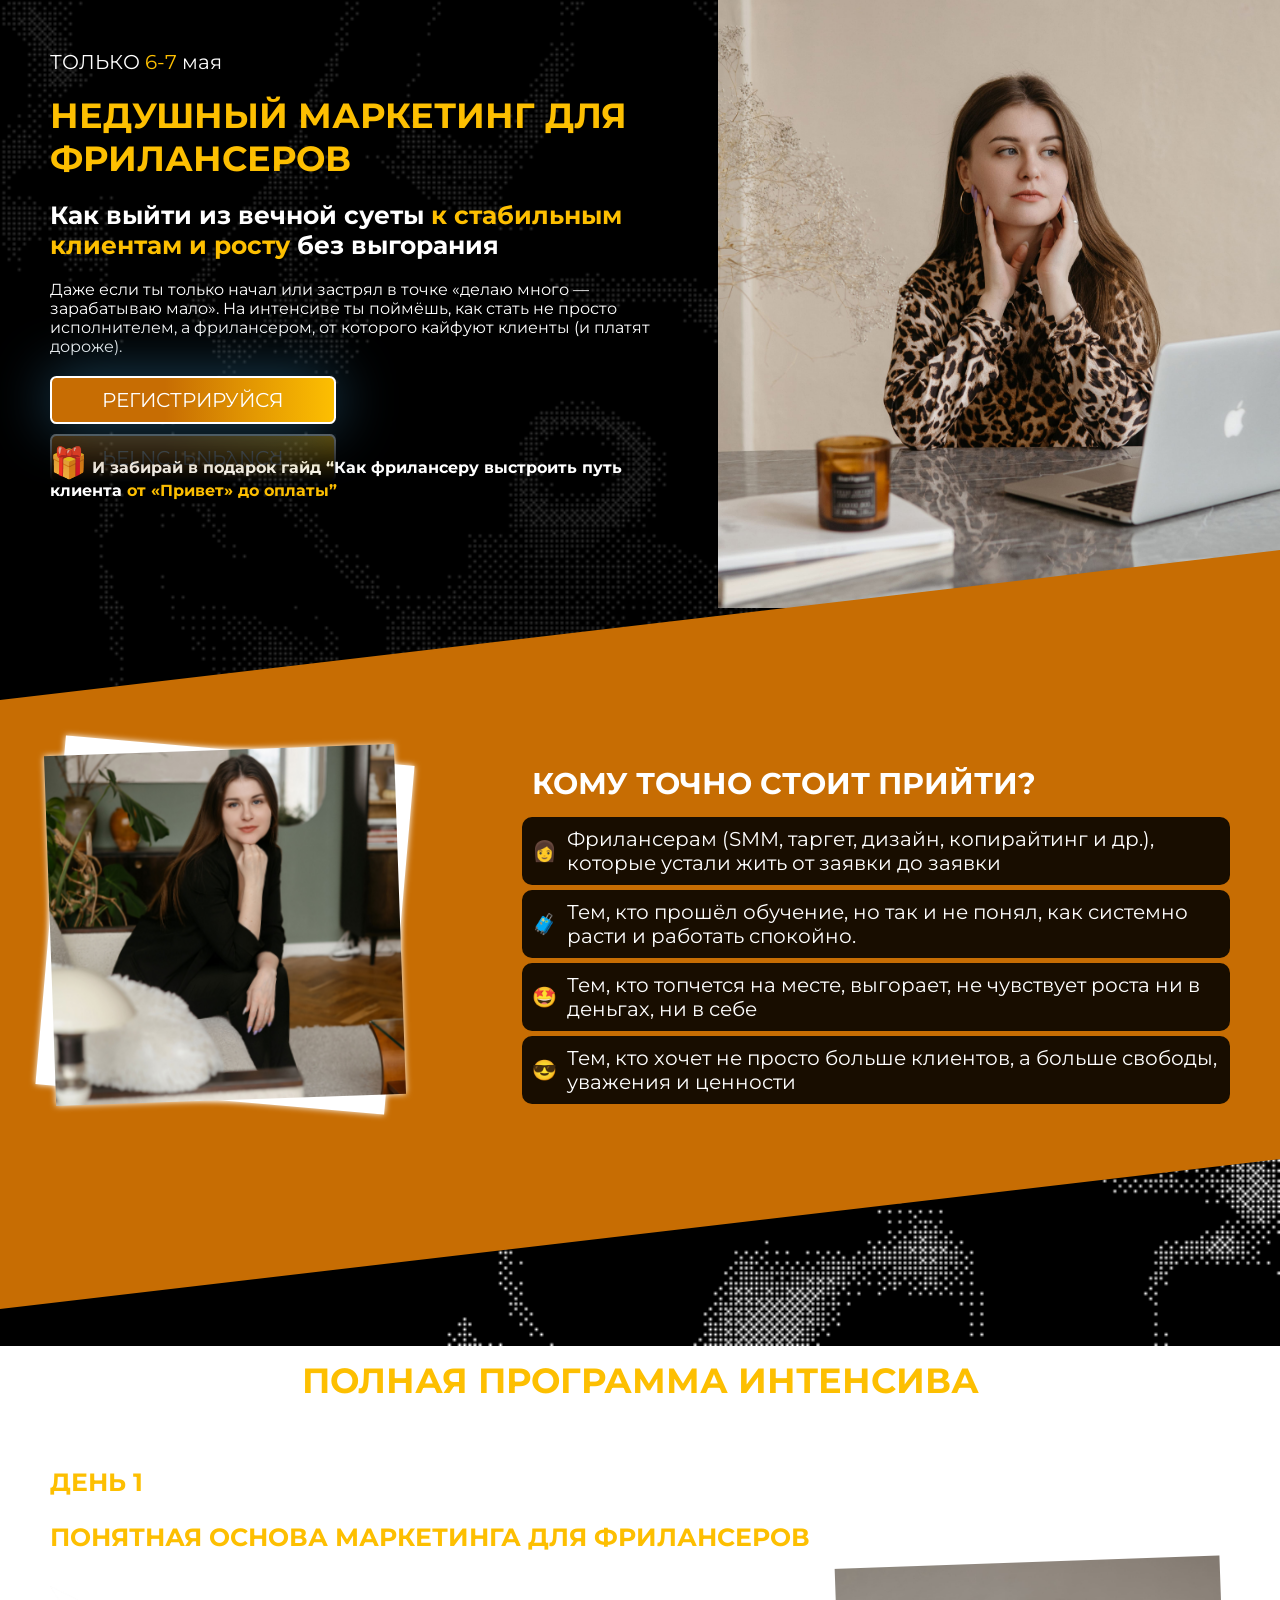
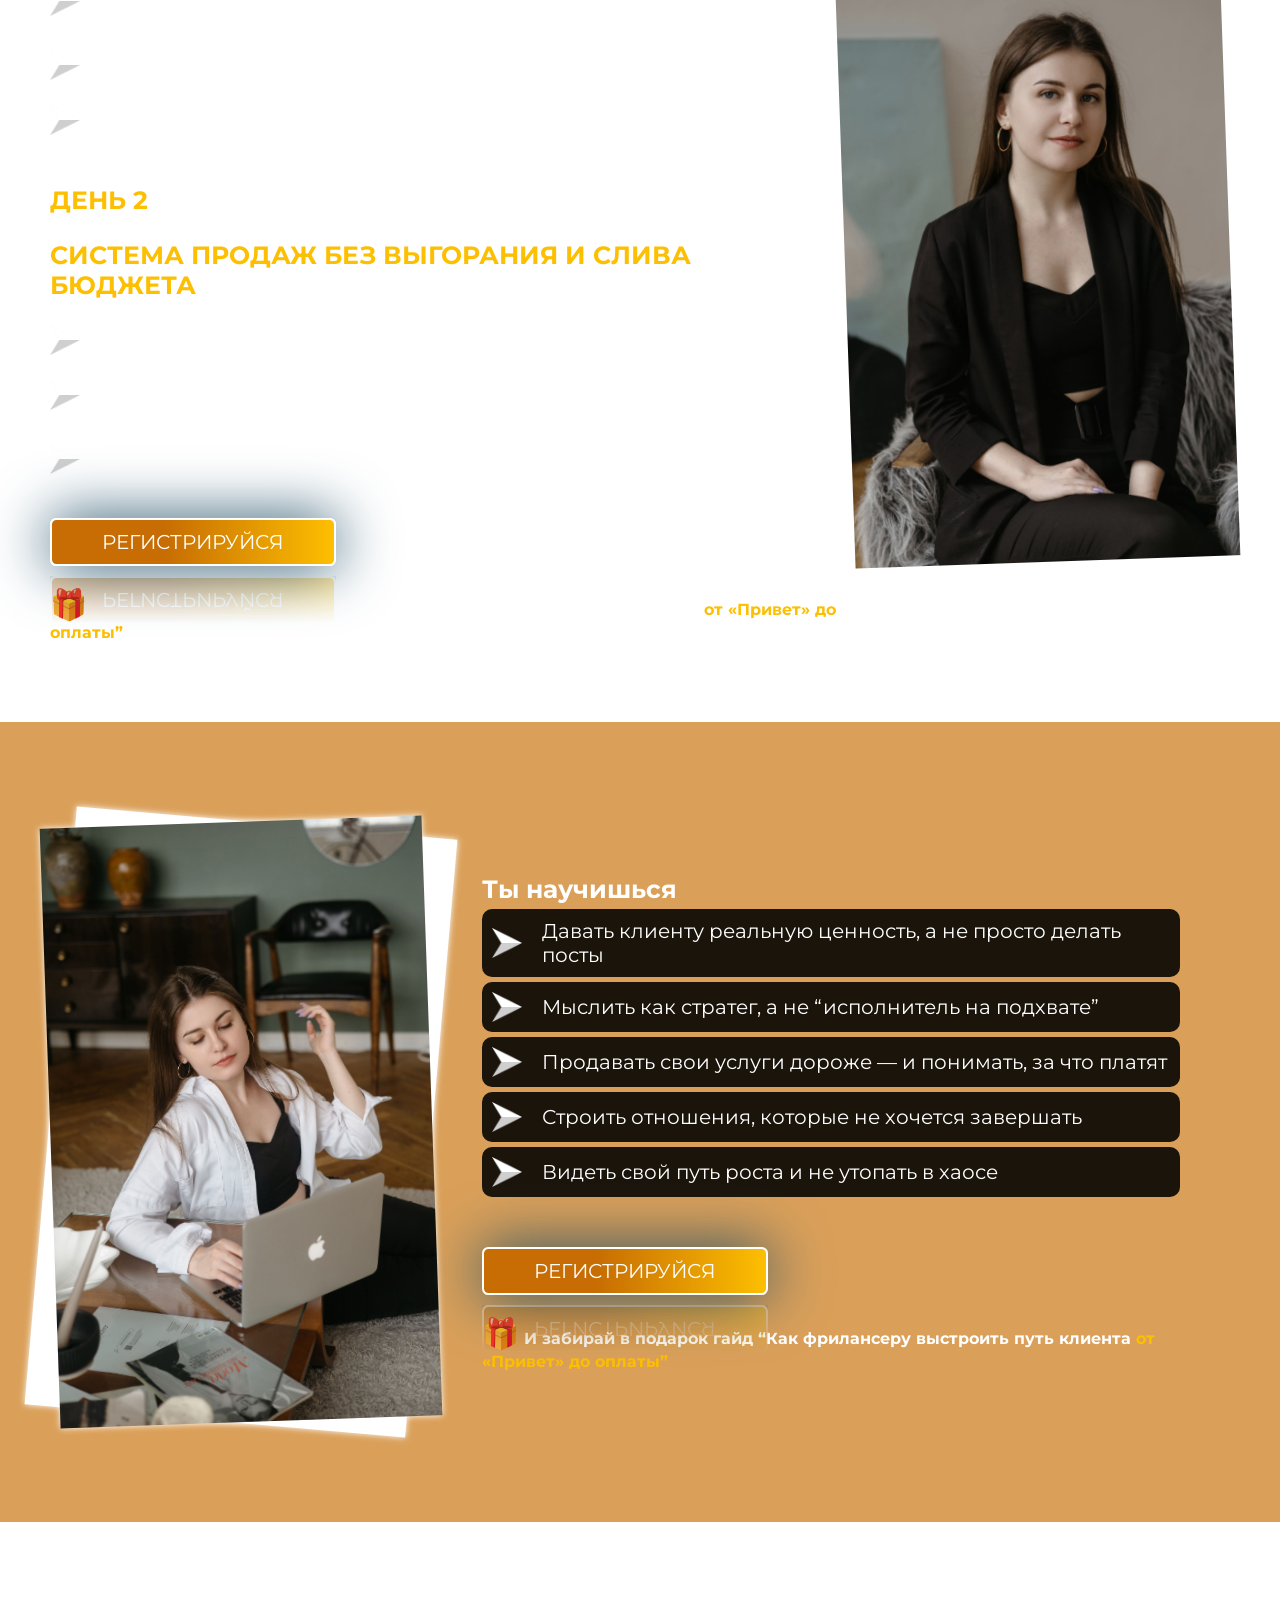
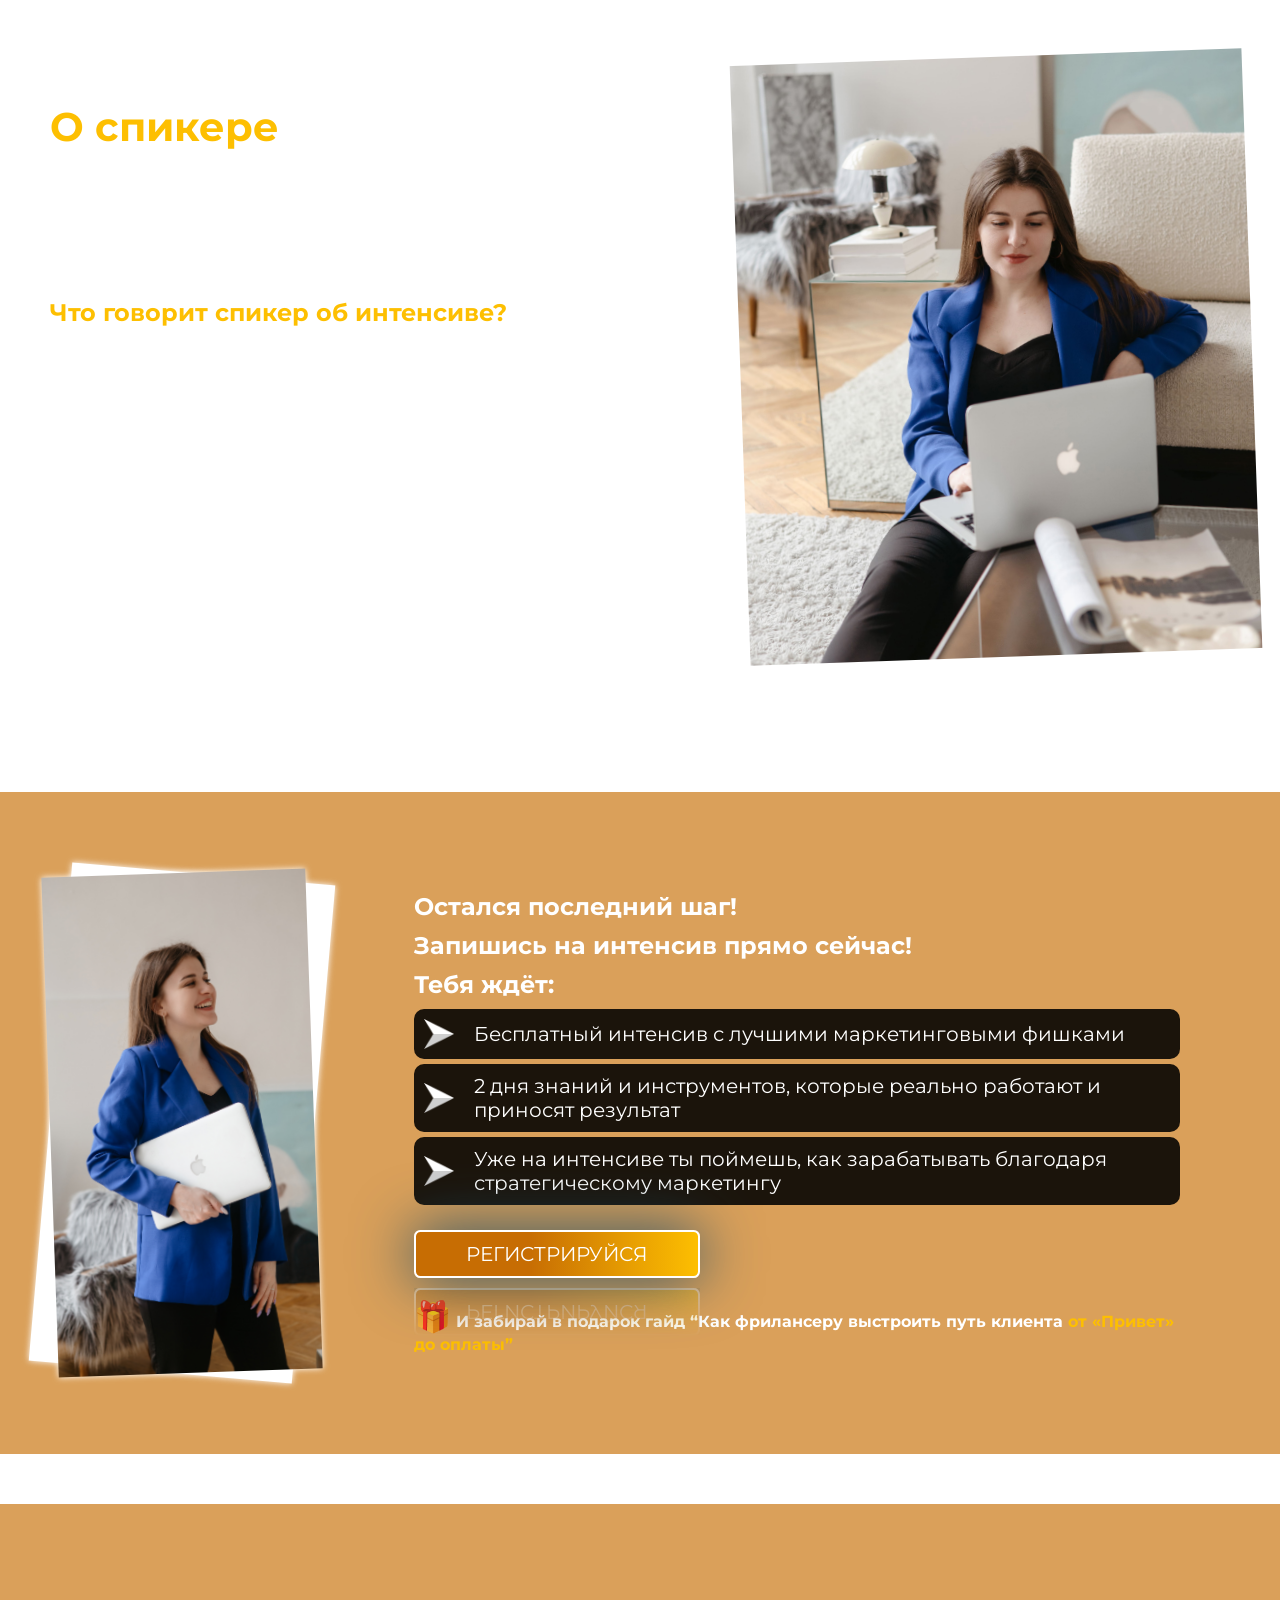
<file: index.html>
<!DOCTYPE html>
<html lang="ru">

<head>
    <meta charset="UTF-8">
    <meta name="viewport" content="width=device-width, initial-scale=1.0">
    <link rel="stylesheet" href="src/css/style.css">
    <title>KURS-MONEY</title>

    <link rel="preconnect" href="https://fonts.googleapis.com">
    <link rel="preconnect" href="https://fonts.gstatic.com" crossorigin>
    <link
        href="https://fonts.googleapis.com/css2?family=Arimo:ital,wght@0,400..700;1,400..700&family=Montserrat:ital,wght@0,100..900;1,100..900&family=Roboto:ital,wght@0,100;0,300;0,400;0,500;0,700;0,900;1,100;1,300;1,400;1,500;1,700;1,900&display=swap"
        rel="stylesheet">


    <link rel="stylesheet" href="https://cdn.tutorialjinni.com/intl-tel-input/17.0.19/css/intlTelInput.css" /> 
    <script defer src="https://cdn.tutorialjinni.com/intl-tel-input/17.0.19/js/intlTelInput.min.js"></script>
    
    <!-- Meta Pixel Code -->
        <script>
        !function(f,b,e,v,n,t,s)
        {if(f.fbq)return;n=f.fbq=function(){n.callMethod?
        n.callMethod.apply(n,arguments):n.queue.push(arguments)};
        if(!f._fbq)f._fbq=n;n.push=n;n.loaded=!0;n.version='2.0';
        n.queue=[];t=b.createElement(e);t.async=!0;
        t.src=v;s=b.getElementsByTagName(e)[0];
        s.parentNode.insertBefore(t,s)}(window, document,'script',
        'https://connect.facebook.net/en_US/fbevents.js');
        fbq('init', '737370091951557');
        fbq('track', 'PageView');
        </script>
        <noscript><img height="1" width="1" style="display:none"
        src="https://www.facebook.com/tr?id=737370091951557&ev=PageView&noscript=1"
        /></noscript>
    <!-- End Meta Pixel Code -->
</head>

<body>
    <div class="shadow"></div>
    <header>
    </header>

    <main>
    <script>
        document.addEventListener("DOMContentLoaded", function () {
            var phoneInput = document.querySelector("#phone");

            // Убедись, что элемент найден
            if (phoneInput) {
                window.intlTelInput(phoneInput, {
                    separateDialCode: true,
                    preferredCountries: ["by", "ru", "us", "ua"]
                });
            } else {
                console.error("❌ Элемент #phone не найден!");
            }
        });
    </script>
        <section class="screen">
            <div class="triangle"></div>
            <div class="screen-wrap section-wrap">
                <div class="screen-text">
                    <p class="date">ТОЛЬКО <span>6-7</span> мая</p>
                    <h1>
                        <span>
                            Недушный маркетинг для фрилансеров
                        </span>
                    </h1>

                    <h2>
                        Как выйти из вечной суеты <span>к стабильным клиентам и росту</span>
                        без выгорания
                    </h2>
                    
                    <p class="screen-mobile">
                        Даже если ты только начал или застрял в точке «делаю много — 
                        зарабатываю мало». На интенсиве ты поймёшь, как стать не 
                        просто исполнителем, а фрилансером, от которого кайфуют клиенты 
                        (и платят дороже).
                    </p>
                    
                    <!--<h2>-->
                    <!--    <span>Регестрируйся</span>-->
                    <!--</h2>-->
                    
                    <a href="#tg-form">
                        <!-- screen-btn -->
                        <button class="btn">Регистрируйся</button>
                    </a>
                    <!--<address>-->
                    <p>
                        <b>
                        <span style="font-size: 30px">🎁</span> И забирай в подарок гайд
                        “Как фрилансеру выстроить путь клиента <span style="color: #fdbf01">от «Привет» до оплаты”</span>
                        </b>
                    </p>
                    <!--</address>-->

                    <!--<ul>-->
                    <!--    <li><img class="point" src="src/img/arrow.png" alt=""> <span-->
                    <!--            style="margin-left: 0;">Бесплатное</span> участие</li>-->
                    <!--    <li><img class="point point-2" src="src/img/arrow.png" alt=""> Реальные <span>стратегии</span>-->
                    <!--        для роста дохода</li>-->
                    <!--    <li><img class="point" src="src/img/arrow.png" alt=""> Простые <span>инструменты,</span> которые-->
                    <!--        работают в 2025 году</li>-->
                    <!--    <li><img class="point point-2" src="src/img/arrow.png" alt=""> Только проверенные методики,-->
                    <!--        <span>без воды</span>-->
                    <!--    </li>-->
                    <!--</ul>-->
                </div>
                <img class="face" src="src/ula/15.1.jpeg" alt="">
            </div>
            <!--<a href="#tg-form">-->
            <!--    <button class="btn screen-btn">Регестрируйся</button>-->
            <!--</a>-->
        </section>

        <section class="for">
            <div class="for-wrap">
                <div class="img-wrap">
                    <div class="img-bg"></div>
                    <div class="spiker" style="background: url(src/ula/2.jpeg) center center/cover no-repeat;"></div>
                </div>
                <ul>
                    <li style="background: none;">
                        <h2>КОМУ ТОЧНО СТОИТ ПРИЙТИ?</h2>
                    </li>
                    <li><span>👩</span> Фрилансерам (SMM, таргет, дизайн, копирайтинг и др.), которые устали жить от заявки до заявки</li>
                    <li><span>🧳</span> Тем, кто прошёл обучение, но так и не понял, как системно расти и работать спокойно.</li>
                    <li><span>🤩</span> Тем, кто топчется на месте, выгорает, не чувствует роста ни в деньгах, ни в себе</li>
                    <li><span>😎</span> Тем, кто хочет не просто больше клиентов, а больше свободы, уважения и ценности</li>
                </ul>
            </div>
        </section>

        <section class="program">
            <div class="triangle-2"></div>
            <h2>Полная программа интенсива</h2>
            <div class="section-wrap program-wrap">
                <div>
                    <ul>
                        <li>
                            <h2>День 1</h2>
                        </li>
                        <li>
                            <h2>Понятная основа маркетинга для фрилансеров</h2>
                        </li>
                        <li><img class="point" src="src/img/arrow.png" alt=""> Что такое маркетинг и как он помогает системно привлекать клиентов за высокий чек</li>
                        <li><img class="point point-2" src="src/img/arrow.png" alt=""> Как понять, что действительно важно клиенту</li>
                        <li><img class="point" src="src/img/arrow.png" alt=""> Как создать оффер, за который готовы платить больше</li>
                    </ul>
                    <ul>
                        <li>
                            <h2>День 2</h2>
                        </li>
                        <li>
                            <h2> Система продаж без выгорания и слива бюджета</h2>
                        </li>
                        <li><img class="point" src="src/img/arrow.png" alt=""> Как выстроить путь клиента от первого касания до “Перевёл деньги”</li>
                        <li><img class="point point-2" src="src/img/arrow.png" alt=""> Как продвигать себя и свои услуги без бюджета</li>
                        <li><img class="point" src="src/img/arrow.png" alt="">Как создать воронку и продавать мягко, но уверенно, без ощущения “впаривания”</li>
                        <a href="#tg-form">
                            <button class="btn">Регистрируйся</button>
                        </a>
                        <p>
                            <b>
                                <span style="font-size: 30px">🎁</span> И забирай в подарок гайд
                                “Как фрилансеру выстроить путь клиента <span style="color: #fdbf01">от «Привет» до оплаты”</span>
                            </b>
                        </p>
                    </ul>
                </div>
                <div class="img-wrap">
                    <div class="img-bg"></div>
                    <div class="spiker" style="background: url(src/ula/4.jpeg) center center/cover no-repeat;">
                    </div>
                </div>
            </div>
        </section>

        <section class="why">
            <div class="section-wrap program-wrap">
                <div class="img-wrap">
                    <div class="img-bg"></div>
                    <div class="spiker" style="background: url(src/ula/13.jpeg) center center/cover no-repeat;"></div>
                </div>
                <div class="section-wrap">
                    <h2>Ты научишься</h2>
                    <ul>
                        <li><img class="point" src="src/img/arrow.png" alt=""> Давать клиенту реальную ценность, а не просто делать посты </li>
                        <li><img class="point point-2" src="src/img/arrow.png" alt=""> Мыслить как стратег, а не “исполнитель на подхвате”</li>
                        <li><img class="point" src="src/img/arrow.png" alt=""> Продавать свои услуги дороже — и понимать, за что платят</li>
                        <li><img class="point point-2" src="src/img/arrow.png" alt=""> Строить отношения, которые не хочется завершать</li>
                        <li><img class="point" src="src/img/arrow.png" alt=""> Видеть свой путь роста и не утопать в хаосе</li>
                    </ul>

                    <a href="#tg-form">
                        <button class="btn">Регистрируйся</button>
                    </a>
                    <p>
                        <b>
                            <span style="font-size: 30px">🎁</span> И забирай в подарок гайд
                            “Как фрилансеру выстроить путь клиента <span style="color: #fdbf01">от «Привет» до оплаты”</span>
                        </b>
                    </p>
                </div>
            </div>
        </section>

        <section class="lecturer">
            <div class="section-wrap lecturer-wrap">
                <h2 class="lecturer-title">О спикере</h2>
                <h2>Юлия Соколова – эксперт по маркетингу, <br /> помогла 200+ ученикам начать <span>зарабатывать
                        больше</span>
                </h2>
                <!--<ul>-->
                <!--    <li><img class="point" src="src/img/arrow.png" alt="">Более 8 лет в маркетинге</li>-->
                <!--    <li><img class="point point-2" src="src/img/arrow.png" alt="">Предприниматель</li>-->
                <!--    <li style="flex-wrap: nowrap;"><img class="point" src="src/img/arrow.png" alt="">Приглашенный спикер-->
                <!--        на конференциях : 103 DAY, НЕДЕЛЯ БИЗНЕСА 2024, DIGITAL DAY 2025</li>-->
                <!--</ul>-->
                <h2 style="color: #fdbf01;">Что говорит спикер об интенсиве?</h2>
                <p>
                    Я — Юля, продюсер, маркетолог и фрилансер с опытом в онлайне более 3 лет.
                    Прошла путь от первых заказов и выгорания — до выстроенной системы, стабильного роста, руководства командой и наставничества.
                </p>
                
                <br>
                
                <p>
                    Обучила более 200 учеников, а также выстроила систему обучения и сопровождения внутри команды: от кураторов до 
                    менеджеров. Я знаю, как объяснять просто и по делу, помогать видеть сильные стороны и выстраивать путь роста 
                    даже в хаосе фриланс-будней.
                </p>
                
                <br>
                
                <p>
                    Я сама прошла десятки курсов — и точно знаю, где ценность, а где просто красивые обещания.
                </p>
                
                <br>
                
                <p>
                    На интенсиве я не буду продавать иллюзии. Я покажу тебе, как можно выстроить фриланс 
                    по уму: с кайфом, результатом и без вечного ощущения «я ничего не успеваю».
                </p>
            </div>
            <div class="img-wrap">
                <div class="img-bg"></div>
                <div class="spiker" style="background: url(src/ula/6.jpeg) center center/cover no-repeat;"></div>
            </div>
        </section>

        <section class="last">
            <div class="img-wrap">
                <div class="img-bg"></div>
                <div class="spiker" style="background: url(src/ula/8.JPEG) center center/cover no-repeat;"></div>
            </div>
            <div class="section-wrap">
                <h2>Остался последний шаг!</h2>
                <h2>Запишись на интенсив прямо сейчас!</h2>
                <h2>Тебя ждёт:</h2>
                <ul>
                    <li><img class="point" src="src/img/arrow.png" alt="">Бесплатный интенсив с лучшими маркетинговыми
                        фишками</li>
                    <li><img class="point point-2" src="src/img/arrow.png" alt="">2 дня знаний и инструментов, которые
                        реально работают и приносят результат</li>
                    <li><img class="point" src="src/img/arrow.png" alt="">Уже на интенсиве ты поймешь, как зарабатывать
                        благодаря стратегическому маркетингу</li>
                </ul>
                <a href="#tg-form">
                    <button class="btn">Регистрируйся</button>
                </a>
                <p>
                    <b>
                        <span style="font-size: 30px">🎁</span> И забирай в подарок гайд
                        “Как фрилансеру выстроить путь клиента <span style="color: #fdbf01">от «Привет» до оплаты”</span>
                    </b>
                </p>
            </div>
        </section>

        <section class="contact">
            <!--<h2>Есть вопросы? Мы всегда на связи!</h2>-->
            <!--<h3>Напишите нам</h3>-->
            <!--<div class="contact-wrap">-->
            <!--    <a href="mailto:support@nedushniy-marketing.com">-->
            <!--        <img src="src/img/mail.png" alt="">-->
            <!--        support@nedushniy-marketing.com-->
            <!--    </a>-->
            <!--</div>-->

            <!--<div class="contact-wrap">-->
            <!--    <a href="tg">-->
            <!--        <img src="src/img/tg-2.png" alt="">-->
            <!--        Telegram-->
            <!--    </a>-->
            <!--</div>-->

            <!--<div class="contact-wrap">-->
            <!--    <a href="tg">-->
            <!--        <img src="src/img/whatsapp-2.png" alt="">-->
            <!--        WhatsApp-->
            <!--    </a>-->
            <!--</div>-->

            <!--<h2>Мы здесь, чтобы помочь вам начать обучение без стресса!</h2>-->
            <div class="section-wrap">
                <div id="tg-form"></div>
                <script id="200bab11a68dd103086a153f64339d2172312929" src="https://rbcourses.getcourse.ru/pl/lite/widget/script?id=1377811"></script>
                
                 <script>
                // document.addEventListener("DOMContentLoaded", function () {
                //     const form = document.getElementById("tg-form");
                //     const phoneInput = document.getElementById("phone");
                //     const countryCodeInput = document.getElementById("country-code");
                
                //     form.addEventListener("submit", function (event) {
                //         const dialCodeElement = document.querySelector(".iti__selected-dial-code");
                        
                //         if (dialCodeElement) {
                //             countryCodeInput.value = dialCodeElement.innerText.replace("+", "").trim();
                //         }
                
                //         // Убеждаемся, что данные обновились, и только потом отправляем форму
                //         setTimeout(() => {
                //             form.submit();
                //         }, 50);
                        
                //         event.preventDefault(); // Блокируем стандартное действие, но потом вручную отправляем форму
                //     });
                // });
                </script>

            </div>
        </section>
    </main>

    <footer>
        <div class="footer-social">
            <a href="https://www.instagram.com/sookolova.j">
                <img src="src/img/instagram.png" alt="">
            </a>
            <a href="https://t.me/sookolova_j">
                <img src="src/img/tg-2.png" alt="">
            </a>
        </div>

        <span>
            ИП Соколова Ю.А.
        </span>
        <p>
            <span>УНП</span> 491471148
        </p>
        <p>
            <span>Расчётный счёт</span> BY70ALFA30132G41690010270000
        </p>

        <p>
           ЗАО «Альфа-Банк»
        </p>

        <div>
            <span>Телефон</span>
            <a href="tel:+375445115695">+375(44) 511 - 56 - 95</a>
        </div>

        <div>
            <span>Email:</span>
            <a href="mailtosokolovajulia98mail@mail.ru">
                sokolovajulia98mail@mail.ru
            </a>
        </div>

        <p>
            <span>Режим работы</span> 10:00-19:00
        </p>

        <!--<p>-->
        <!--    <a href="">-->
        <!--        Договор Оферты-->
        <!--    </a>-->
        <!--</p>-->

        <p>
            <a href="">
                Политика Конфиденциальности
            </a>
        </p>
    </footer>

    <script>
        document.querySelectorAll('.modules-btn').forEach(button => {
            button.addEventListener('click', function() {
                const moduleItem = this.closest('.modules-item');
                moduleItem.classList.toggle('active');
            });
        });
    </script>    
 
</body>
</html>
</file>
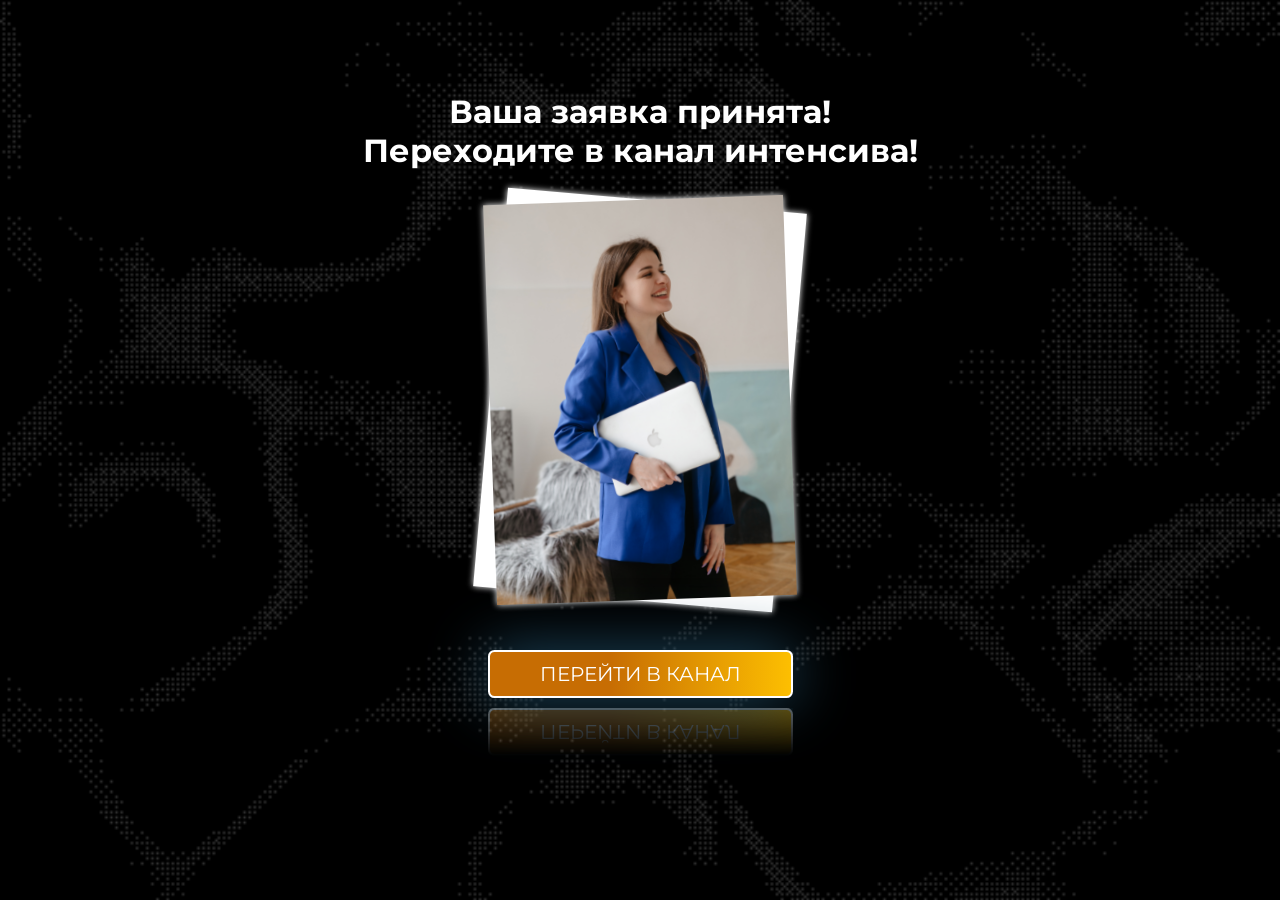
<file: thanks.html>
<!DOCTYPE html>
<html lang="ru">
<head>
    <meta charset="UTF-8">
    <meta name="viewport" content="width=device-width, initial-scale=1.0">
    <link rel="stylesheet" href="src/css/style.css">

    <link rel="preconnect" href="https://fonts.googleapis.com">
    <link rel="preconnect" href="https://fonts.gstatic.com" crossorigin>
    <link href="https://fonts.googleapis.com/css2?family=Arimo:ital,wght@0,400..700;1,400..700&family=Montserrat:ital,wght@0,100..900;1,100..900&family=Roboto:ital,wght@0,100;0,300;0,400;0,500;0,700;0,900;1,100;1,300;1,400;1,500;1,700;1,900&display=swap" rel="stylesheet">
    <title>Спасибо</title>
    
    <!-- Meta Pixel Code -->
        <script>
        !function(f,b,e,v,n,t,s)
        {if(f.fbq)return;n=f.fbq=function(){n.callMethod?
        n.callMethod.apply(n,arguments):n.queue.push(arguments)};
        if(!f._fbq)f._fbq=n;n.push=n;n.loaded=!0;n.version='2.0';
        n.queue=[];t=b.createElement(e);t.async=!0;
        t.src=v;s=b.getElementsByTagName(e)[0];
        s.parentNode.insertBefore(t,s)}(window, document,'script',
        'https://connect.facebook.net/en_US/fbevents.js');
        fbq('init', '737370091951557');
        fbq('track', 'PageView');
        </script>
        <noscript><img height="1" width="1" style="display:none"
        src="https://www.facebook.com/tr?id=737370091951557&ev=PageView&noscript=1"
        /></noscript>
    <!-- End Meta Pixel Code -->
</head>

<style>
    body {
        width: 100dvw;
        min-height: 100dvh;
        padding: 10px 0 100px 0;
        box-sizing: border-box;
        display: flex;
        align-items: center;
        justify-content: space-around;
    }

    .wrap {
        text-align: center;
        z-index: 30;
    }

    .img-wrap {
        width: 300px;
        height: 400px;
        margin: 30px auto;
    }

    button {
        max-width: 80%;
    }
</style>

<body>
    <div class="shadow"></div>
    <div class="wrap">
        <h1>Ваша заявка принята! <br> Переходите в канал интенсива!</h1>
        <div class="img-wrap">
            <div class="img-bg"></div>
            <div class="spiker" style="background: url(src/ula/8.JPEG) center center/cover no-repeat;"></div>
        </div>
        <a href="https://t.me/+w6Of_bpeUbM3YjZi">
            <button class="btn">Перейти в канал</button>
        </a>
    </div>
</body>
</html>
</file>
<file: src/css/style.css>
* {
    margin: 0;
    padding: 0;
    font-family: "Montserrat", serif;
}

.social-wrap {
    width: 100%;
    margin: 20px auto;
}

.contact .section-wrap {
    padding: 50px 0;
}

.contact h2, .contact h3 {
    text-align: center;
    padding-top: 20px;
}

.contact-wrap {
    display: flex;
    width: 100%;
    margin: 50px auto;
    justify-content: space-around;
}

.contact-wrap a {
    color: #fff;
}

.contact-wrap img {
    width: 50px;
    height: 50px;
    display: block;
    margin: 0 auto 20px auto;
}

#tg-form {
    position: relative;
}

iframe {
    position: absolute !important;
}

.iti--separate-dial-code .iti__selected-flag {
    color: #000;
}

.iti__country {
    color: #000;
}

.iti__dial-code {
    color: #000 !important;
}

body {
    width: 100dvw;
    max-width: 1440px;
    margin: 0 auto;
    overflow-x: hidden;
    /* background: url(../img/bg3.gif) center center/cover no-repeat; */
    background: url(../img/bg4.gif) center center/cover no-repeat;
    background: url(../img/bg5.gif) center center/cover no-repeat;
    background-attachment: fixed;
    color: #fff;
}

main {
    position: relative;
    z-index: 100;
}

button {
    cursor: pointer;
}

li {
    padding: 10px 0;
    display: flex;
    align-items: center;
    font-size: 20px;
}

.point {
    width: 30px;
    margin-right: 20px;
    animation: move 1s ease-in-out infinite;
    /* Анимация */
}

.point-2 {
    animation-delay: 0.5s;
}

.triangle {
    width: 0;
    height: 0;
    right: 0;
    bottom: 0;
    position: absolute;
    border-left: 100vw solid transparent;
    border-bottom: 150px solid #c76d03;    
    z-index: 20;
}

.triangle-2 {
    width: 0;
    height: 0;
    top: 0;
    left: 0;
    position: absolute;
    border-right: 100vw solid transparent;
    border-top: 150px solid #c76d03; 
    z-index: 20;
}

.shadow {
    position: fixed;
    top: 0;
    left: 0;
    width: 100dvw;
    height: 100dvh;
    /* background: #000000a9; */
    background: #000000d1;
}

.section-wrap {
    position: relative;
    z-index: 50;
    padding: 50px;
}


.screen {
    width: 100%;
    height: 700px;
    position: relative;
    z-index: 20;
    color: #fff;
    /* background: url(../img/bg3.gif) center center/cover no-repeat;
    background-attachment: fixed; */
    overflow: hidden;
}

.date {
    font-size: 20px;
}

.screen-wrap {
    width: 100%;
    position: relative;
    z-index: 10;
    display: flex;
    justify-content: space-between;
    padding: 0 50px;
}

.screen-text {
    width: 50%;
    box-sizing: border-box;
    padding-top: 50px;
}

.screen-text h1 {
    text-transform: uppercase;
}

.screen-text span {
    color: #fdbf01;
    /* text-decoration: underline; */
}

ul li span {
    margin: 0 5px;
    /* color: #fdbf01; */
    /* text-decoration: underline; */
}

.screen-wrap h1 {
    margin: 20px 0;
    font-size: 35px;
}

.screen-wrap h2 {
    margin: 20px 0;
    font-size: 25px;
}

.face {
    width: 612px;
    /*margin-top: -12px;*/
    /*transform: rotate(-6deg);*/
}

.btn {
    position: relative;
    font-size: 20px;
    padding: 10px 50px;
    margin: 20px 0;
    border: 2px solid #fff;
    border-radius: 0.4rem;
    text-transform: uppercase;
    background-color: rgb(14, 14, 26);
    background: linear-gradient(270deg, #fdbf01 0%, #c76d03 60%);

    color: #fff;
    transition: 0.6s;
    box-shadow: 0px 0px 60px #1f4c65;
    -webkit-box-reflect: below 10px linear-gradient(to bottom, rgba(0, 0, 0, 0.0), rgba(0, 0, 0, 0.4));
}

.screen-btn {
    position: absolute;
    z-index: 30;
    bottom: 50px;
    left: 50px;
}

.btn:active {
    scale: 0.92;
}

.btn:hover {
    background: linear-gradient(270deg, #c76d03 0%, #fdbf01 60%);
    /* color: rgb(4, 4, 38); */
}


.for {
    padding: 50px;
    color: #fff;
    background: #c76d03;
}

.for-wrap {
    width: 100%;
    display: flex;
    justify-content: space-between;
}

.for-wrap .img-wrap {
    width: 350px;
    height: 350px;
}

.for-wrap img {
    width: 500px;
}

.for ul {
    width: 60%;
}

.for span {
    margin: 10px;
    margin-left: 0;
    font-size: 20px;
}

.for li {
    font-size: 20px;
}

.program {
    width: 100%;
    padding: 200px 0 0 0;
    position: relative;
}

.program h2 {
    font-size: 35px;
    text-align: center;
    text-transform: uppercase;
    color: #fdbf01;
}

.program-wrap h2 {
    text-align: left;
}

.program-wrap div ul {
    margin-bottom: 30px;
}

.program-wrap {
    display: flex;
    justify-content: space-between;
    align-items: center;
}

.img-wrap {
    width: 40%;
    position: relative;
    height: 600px;
    transform: rotate(-2deg);
}

.spiker {
    width: 100%;
    height: 100%;
    position: relative;
    z-index: 20;
    filter: drop-shadow(0 0 3px #fff);
}

.img-bg {
    position: absolute;
    width: 100%;
    height: 100%;
    top: 0;
    left: 0;
    /* background: #021537; */
    background: #fff;
    transform: rotate(7deg);
    filter: drop-shadow(0 0 3px #fff);
}

.program-wrap h2 {
    font-size: 25px;
}

.why {
    padding: 50px 0;
    background: #c76d03;
    background: #c76d03a6;
}

.lecturer {
    padding: 100px 0;
    display: flex;
    align-items: center;
}

.lecturer-title {
    font-size: 40px;
    margin-bottom: 20px;
    color: #fdbf01;
}

.lecturer-wrap {
  width: 50%;
}

.lecturer-wrap h2 {
    margin: 30px 0;
}

.last {
    padding: 50px;
    display: flex;
    align-items: center;
    background: #c76d03;
    background: #c76d03a6;
}

.last h2 {
    margin-bottom: 10px;
}

.last .section-wrap {
    margin-left: 50px;
}

.last .img-wrap {
    width: 350px;
    height: 500px;
}

form {
    width: 50%;
    margin: 0 auto;
    padding: 50px;
    padding-bottom: 80px;
    display: flex;
    flex-direction: column;
    align-items: center;
}

form h2 {
    font-size: 30px;
    margin-bottom: 20px;
}

.messenger-wrap {
    width: 250px;
    margin-top: 20px;
    display: flex;
    justify-content: space-between;
}

.contact {
    width: 100%;
    margin: 50px 0 0 0;
    background: #c76d03;
    background: #c76d03a6;
}

.contact .section-wrap {
    padding: 50px 0;
}

form input {
    width: 400px;
    height: 50px;
    border: none;
    border-radius: 10px;
    position: relative;
    margin-bottom: 20px;
    font-size: 20px;
    padding: 5px 15px;
    outline: none;
    box-sizing: border-box;
}

.messenger-img {
    width: 70px;
}

.custom-radio {
    cursor: pointer;
    position: relative;
}

.custom-checked {
    width: 25px;
    height: 25px;
    display: none;
    align-items: center;
    justify-content: space-around;
    position: absolute;
    bottom: -5px;
    left: -5px;
    border-radius: 100px;
    background: #fff;
}

.custom-checked img {
    margin: -5px 0 0 4px;
}

.custom-radio input {
    display: none; /* Скрываем стандартный радиобаттон */
}

.ccustom-checked img {
    width: 20px !important;
}

.custom-radio input:checked + .custom-checked {
    display: flex; /* Показываем при выборе */
}

footer {
    text-align: center;
    position: relative;
    z-index: 999;
    padding: 20px;
}

footer span {
    font-size: 20px;
    font-weight: 600;
}

footer p {
    margin: 20px auto;
}

footer a {
    color: #fff;
    text-decoration: none;
}

footer a img{
    width: 50px;
}

.footer-social {
    width: 200px;
    display: flex;
    justify-content: space-around;
    margin: 20px auto;
}

@keyframes move {

    0%,
    100% {
        transform: translateX(0);
        /* Начальная и конечная позиция */
    }

    50% {
        transform: translateX(10px);
        /* Позиция на 10 пикселей вправо */
    }
}

li {
    background: #000000e0;
    margin: 5px 0;
    padding: 10px;
    border-radius: 10px;
    box-sizing: border-box;
}

.screen li, .lecturer li, .program li {
    background: none;
    padding-left: 0;
}

@media screen and (min-width: 100px) and (max-width: 1200px) {
    
    b {
        display: block;
        width: 90%;
    }

    .screen {
        height: auto;
    }
    
    .screen-mobile {
        width: 80%;
    }

    .screen-text {
        width: 100%;
        padding-top: 20px;
    }
    
    .screen-wrap {
        padding: 0 0 20px 20px;
    }

    .face {
        display: none;
    }

    .screen-wrap h1 {
        font-size: 20px;
    }

    .screen-wrap h2 {
        font-size: 15px;
    }

    li {
        width: 300px;
        flex-wrap: wrap;
        font-size: 15px;
    }

    .screen-btn {
        position: relative;
        bottom: 0;
        left: 20px;
        margin: 20px 0 150px 0;
    }

    .triangle {
        display: none;
        z-index: 10;
        border-bottom: 100px solid #c76d03a6;
    }

    .for {
        padding: 20px 0 20px 20px;
    }

    .for span {
        font-size: 30px;
    }

    .for-wrap {
        flex-direction: column;
    }

    .for-wrap .img-wrap {
        margin: 20px 0 20px 25px;
        width: 280px;
    }

    .for h2 {
        font-size: 25px;
    }

    .for-wrap ul {
        width: 100%;
    }
    
    .for li {
        text-align: center;
        justify-content: space-around;
        padding: 10px 20px;
        font-size: 15px;
    }

    .triangle-2 {
        border-top: 100px solid #c76d03;
    }

    .program {
        padding: 130px 0 0 0;
    }

    .program-wrap {
        padding: 20px;
        flex-direction: column;
    }

    .program-wrap li {
        flex-wrap: nowrap;
        padding: 10px;
        width: 100%;
    }

    .program .img-wrap {
        margin: 50px 0;
        width: 300px;
        height: 300px;
    }

    .why {
        padding: 0;
    }

    .why .section-wrap {
        padding: 20px;
    }

    .why .program-wrap {
        flex-direction: column-reverse;
    }

    .why .img-wrap {
        width: 300px;
        height: 300px;
        margin: 35px 0;
    }

    .lecturer {
        padding: 0 20px;
        flex-direction: column;
    }

    .lecturer-wrap {
        width: 100%;
        padding: 0;
    }

    .lecturer-wrap h2 {
        margin: 20px 0;
    }

    .lecturer-wrap ul li {
        padding: 10px;
    }

    .lecturer .img-wrap {
        width: 300px;
        height: 300px;
        margin: 50px 0;
    }

    .last {
        padding: 0;
        flex-direction: column-reverse;
    }

    .last .section-wrap {
        margin: 0;
        padding: 20px;
    }

    .last .section-wrap li {
        flex-wrap: nowrap;
    }

    .last .img-wrap {
        width: 300px;
        height: 300px;
        margin: 50px 0;
    }

    .contact {
        margin-bottom: 0;
    }

    form {
        width: 100%;
        padding: 20px;
        box-sizing: border-box;
    }

    form input {
        font-size: 15px;
        width: 255px;
    }
}
</file>
